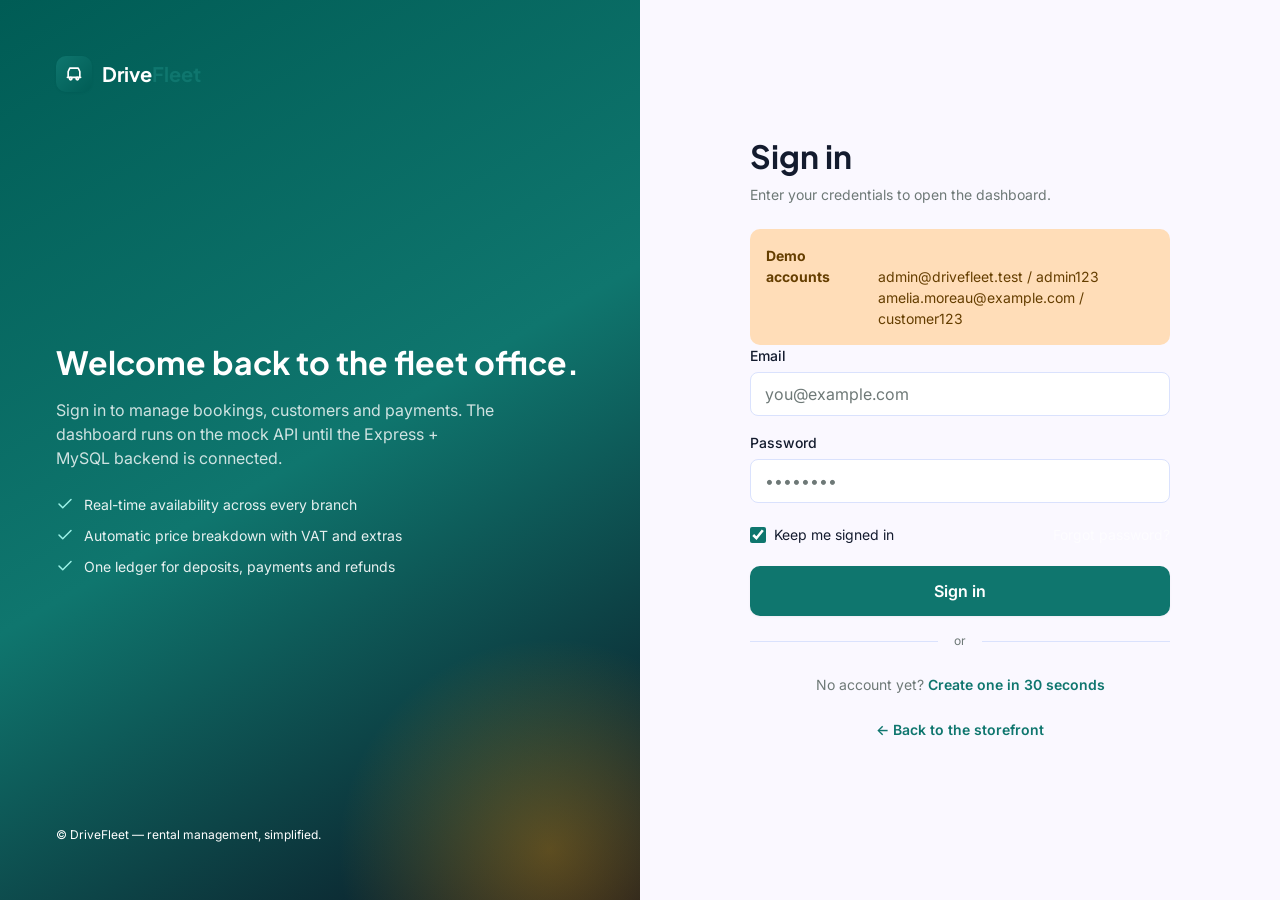
<file: public/pages/login.html>
<!DOCTYPE html>
<html lang="en">
<head>
  <meta charset="UTF-8" />
  <meta name="viewport" content="width=device-width, initial-scale=1.0" />
  <title>Sign in — DriveFleet</title>
  <meta name="description" content="Sign in to the DriveFleet rental management dashboard." />
  <link rel="preconnect" href="https://fonts.googleapis.com" />
  <link rel="preconnect" href="https://fonts.gstatic.com" crossorigin />
  <link href="https://fonts.googleapis.com/css2?family=Plus+Jakarta+Sans:wght@400;500;600;700;800&family=Inter:wght@400;500;600;700&display=swap" rel="stylesheet" />
  <link rel="icon" type="image/svg+xml" href="../assets/favicon.svg" />
  <link rel="stylesheet" href="../css/style.css" />
</head>
<body data-page="login" data-root="../">
  <div class="auth-page">
    <aside class="auth-visual">
      <a class="logo" href="../index.html">
        <span class="logo-icon" aria-hidden="true">
          <svg viewBox="0 0 24 24" fill="none" stroke="currentColor" stroke-width="2" stroke-linecap="round" stroke-linejoin="round"><path d="M4 16h16M5 16V9l2-4h10l2 4v7"/><circle cx="8" cy="17.5" r="1.5"/><circle cx="16" cy="17.5" r="1.5"/></svg>
        </span>
        <span>Drive<span class="text-primary">Fleet</span></span>
      </a>

      <div class="auth-visual-content">
        <h2>Welcome back to the fleet office.</h2>
        <p>Sign in to manage bookings, customers and payments. The dashboard runs on the mock API until the Express + MySQL backend is connected.</p>
        <ul class="auth-visual-list">
          <li><svg viewBox="0 0 24 24" fill="none" stroke="currentColor" stroke-width="2" stroke-linecap="round" stroke-linejoin="round"><path d="M20 6L9 17l-5-5"/></svg> Real-time availability across every branch</li>
          <li><svg viewBox="0 0 24 24" fill="none" stroke="currentColor" stroke-width="2" stroke-linecap="round" stroke-linejoin="round"><path d="M20 6L9 17l-5-5"/></svg> Automatic price breakdown with VAT and extras</li>
          <li><svg viewBox="0 0 24 24" fill="none" stroke="currentColor" stroke-width="2" stroke-linecap="round" stroke-linejoin="round"><path d="M20 6L9 17l-5-5"/></svg> One ledger for deposits, payments and refunds</li>
        </ul>
      </div>

      <p class="body-sm">© DriveFleet — rental management, simplified.</p>
    </aside>

    <main class="auth-form-side">
      <div class="auth-card">
        <h1>Sign in</h1>
        <p>Enter your credentials to open the dashboard.</p>

        <div class="alert alert-warning" id="demoHint"></div>

        <form class="auth-form" id="loginForm" novalidate>
          <div class="form-group">
            <label class="form-label" for="loginEmail">Email</label>
            <input class="form-input" type="email" id="loginEmail" name="email" autocomplete="email" placeholder="you@example.com" required />
          </div>

          <div class="form-group">
            <label class="form-label" for="loginPassword">Password</label>
            <input class="form-input" type="password" id="loginPassword" name="password" autocomplete="current-password" placeholder="••••••••" required />
          </div>

          <div class="auth-form">
            <div class="form-row-between">
              <label class="checkbox-item"><input type="checkbox" name="remember" checked /> Keep me signed in</label>
              <a class="footer-link" href="register.html">Forgot password?</a>
            </div>
          </div>

          <div class="form-error" id="loginError" style="display:none" role="alert"></div>

          <button class="btn btn-primary btn-lg btn-block" type="submit">Sign in</button>
        </form>

        <div class="auth-divider">or</div>

        <p class="auth-footer">No account yet? <a href="register.html">Create one in 30 seconds</a></p>
        <p class="auth-footer"><a href="../index.html">← Back to the storefront</a></p>
      </div>
    </main>
  </div>

  <div class="toast-container" id="toastContainer" aria-live="polite" aria-atomic="true"></div>
  <script src="../js/app.js"></script>
</body>
</html>
</file>
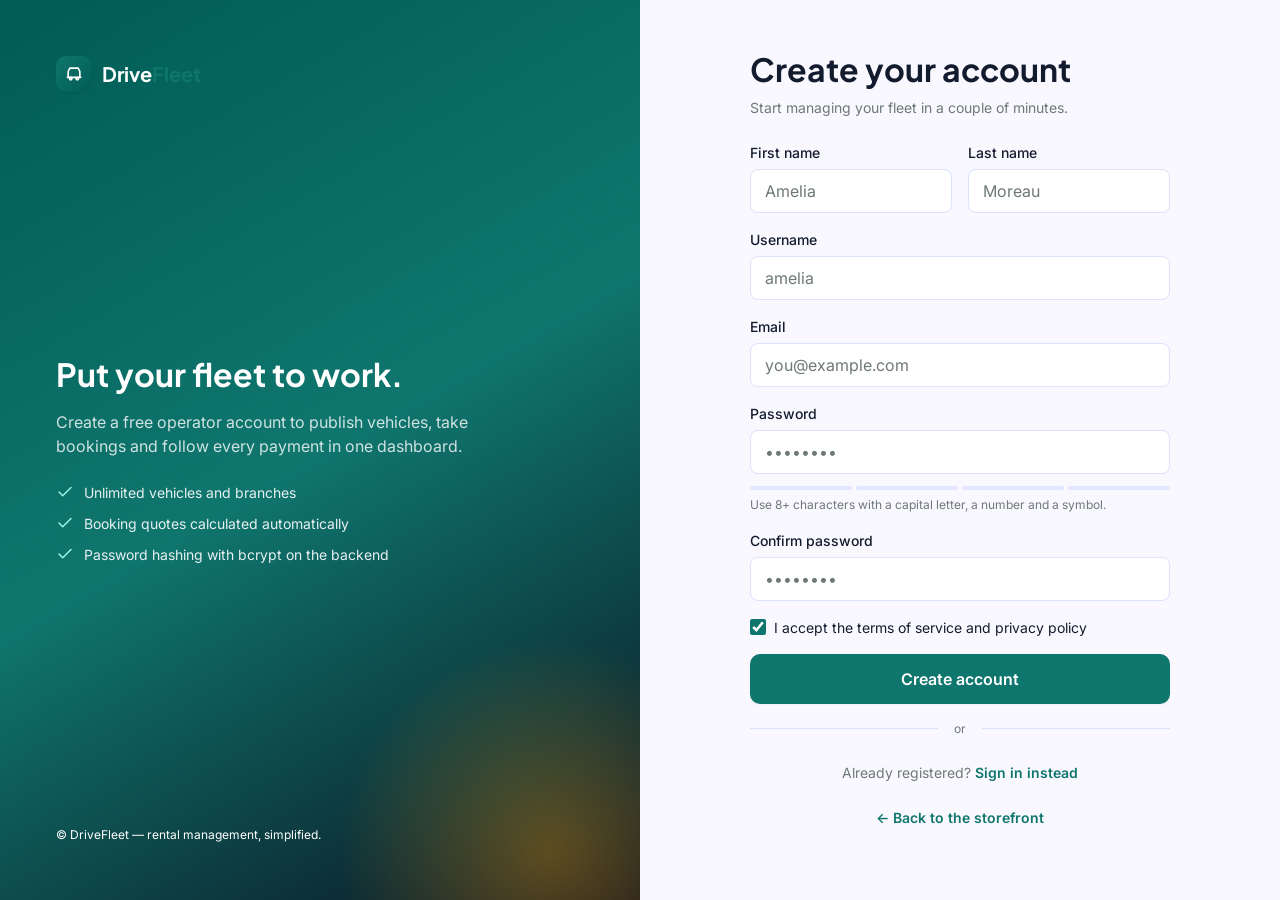
<file: public/pages/register.html>
<!DOCTYPE html>
<html lang="en">
<head>
  <meta charset="UTF-8" />
  <meta name="viewport" content="width=device-width, initial-scale=1.0" />
  <title>Create account — DriveFleet</title>
  <meta name="description" content="Create a DriveFleet account and start managing vehicles, bookings and payments." />
  <link rel="preconnect" href="https://fonts.googleapis.com" />
  <link rel="preconnect" href="https://fonts.gstatic.com" crossorigin />
  <link href="https://fonts.googleapis.com/css2?family=Plus+Jakarta+Sans:wght@400;500;600;700;800&family=Inter:wght@400;500;600;700&display=swap" rel="stylesheet" />
  <link rel="icon" type="image/svg+xml" href="../assets/favicon.svg" />
  <link rel="stylesheet" href="../css/style.css" />
</head>
<body data-page="register" data-root="../">
  <div class="auth-page">
    <aside class="auth-visual">
      <a class="logo" href="../index.html">
        <span class="logo-icon" aria-hidden="true">
          <svg viewBox="0 0 24 24" fill="none" stroke="currentColor" stroke-width="2" stroke-linecap="round" stroke-linejoin="round"><path d="M4 16h16M5 16V9l2-4h10l2 4v7"/><circle cx="8" cy="17.5" r="1.5"/><circle cx="16" cy="17.5" r="1.5"/></svg>
        </span>
        <span>Drive<span class="text-primary">Fleet</span></span>
      </a>

      <div class="auth-visual-content">
        <h2>Put your fleet to work.</h2>
        <p>Create a free operator account to publish vehicles, take bookings and follow every payment in one dashboard.</p>
        <ul class="auth-visual-list">
          <li><svg viewBox="0 0 24 24" fill="none" stroke="currentColor" stroke-width="2" stroke-linecap="round" stroke-linejoin="round"><path d="M20 6L9 17l-5-5"/></svg> Unlimited vehicles and branches</li>
          <li><svg viewBox="0 0 24 24" fill="none" stroke="currentColor" stroke-width="2" stroke-linecap="round" stroke-linejoin="round"><path d="M20 6L9 17l-5-5"/></svg> Booking quotes calculated automatically</li>
          <li><svg viewBox="0 0 24 24" fill="none" stroke="currentColor" stroke-width="2" stroke-linecap="round" stroke-linejoin="round"><path d="M20 6L9 17l-5-5"/></svg> Password hashing with bcrypt on the backend</li>
        </ul>
      </div>

      <p class="body-sm">© DriveFleet — rental management, simplified.</p>
    </aside>

    <main class="auth-form-side">
      <div class="auth-card">
        <h1>Create your account</h1>
        <p>Start managing your fleet in a couple of minutes.</p>

        <form class="auth-form" id="registerForm" novalidate>
          <div class="form-row">
            <div class="form-group">
              <label class="form-label" for="rFirstName">First name</label>
              <input class="form-input" type="text" id="rFirstName" name="first_name" autocomplete="given-name" placeholder="Amelia" />
            </div>
            <div class="form-group">
              <label class="form-label" for="rLastName">Last name</label>
              <input class="form-input" type="text" id="rLastName" name="last_name" autocomplete="family-name" placeholder="Moreau" />
            </div>
          </div>

          <div class="form-group">
            <label class="form-label" for="rUsername">Username</label>
            <input class="form-input" type="text" id="rUsername" name="username" autocomplete="username" placeholder="amelia" />
          </div>

          <div class="form-group">
            <label class="form-label" for="rEmail">Email</label>
            <input class="form-input" type="email" id="rEmail" name="email" autocomplete="email" placeholder="you@example.com" required />
          </div>

          <div class="form-group">
            <label class="form-label" for="rPassword">Password</label>
            <input class="form-input" type="password" id="rPassword" name="password" autocomplete="new-password" placeholder="••••••••" required />
            <div class="password-strength" id="passwordStrength"></div>
            <span class="form-hint" id="passwordHint">Use 8+ characters with a capital letter, a number and a symbol.</span>
          </div>

          <div class="form-group">
            <label class="form-label" for="rConfirm">Confirm password</label>
            <input class="form-input" type="password" id="rConfirm" name="confirm_password" autocomplete="new-password" placeholder="••••••••" required />
          </div>

          <label class="checkbox-item"><input type="checkbox" name="terms" checked /> I accept the terms of service and privacy policy</label>

          <div class="form-error" id="registerError" style="display:none" role="alert"></div>

          <button class="btn btn-primary btn-lg btn-block" type="submit">Create account</button>
        </form>

        <div class="auth-divider">or</div>

        <p class="auth-footer">Already registered? <a href="login.html">Sign in instead</a></p>
        <p class="auth-footer"><a href="../index.html">← Back to the storefront</a></p>
      </div>
    </main>
  </div>

  <div class="toast-container" id="toastContainer" aria-live="polite" aria-atomic="true"></div>
  <script src="../js/app.js"></script>
</body>
</html>
</file>
<file: public/css/style.css>
/* ==========================================================================
   01 — DriveFleet Velocity : Design Tokens (Google Stitch)
   Primary #0F766E | Accent #F59E0B | Plus Jakarta Sans + Inter
   ========================================================================== */

:root {
  /* Brand */
  --color-primary: #0f766e;
  --color-primary-hover: #115e59;
  --color-primary-dark: #005c55;
  --color-primary-light: #ccfbf1;
  --color-primary-fixed: #9cf2e8;
  --color-on-primary: #ffffff;
  --color-accent: #f59e0b;
  --color-accent-hover: #d97706;
  --color-accent-container: #fea619;
  --color-accent-light: #fef3c7;
  --color-on-accent: #2a1700;
  --color-tertiary: #005e3f;

  /* Surfaces — Stitch M3 surface ramp */
  --color-bg: #faf8ff;
  --color-surface: #ffffff;
  --color-surface-low: #f2f3ff;
  --color-surface-container: #eaedff;
  --color-surface-high: #e2e7ff;
  --color-surface-highest: #dae2fd;
  --color-border: #eaedff;
  --color-border-strong: #dae2fd;
  --color-outline: #6e7977;
  --color-outline-variant: #bdc9c6;

  /* Text */
  --color-text: #131b2e;
  --color-text-secondary: #3e4947;
  --color-text-muted: #6e7977;
  --color-text-inverse: #ffffff;

  /* Status — Stitch tertiary_/error_ ramp */
  --color-success: #10b981;
  --color-success-bg: #6ffbbe;
  --color-success-text: #005e3f;
  --color-warning: #f59e0b;
  --color-warning-bg: #ffddb8;
  --color-warning-text: #653e00;
  --color-error: #ba1a1a;
  --color-error-bg: #ffdad6;
  --color-error-text: #93000a;
  --color-info: #006a63;
  --color-info-bg: #a3faef;
  --color-info-text: #00504a;

  /* Typography */
  --font-headline: "Plus Jakarta Sans", system-ui, sans-serif;
  --font-body: "Inter", system-ui, sans-serif;
  --text-xs: 0.6875rem;
  --text-sm: 0.75rem;
  --text-md: 0.875rem;
  --text-base: 1rem;
  --text-lg: 1.25rem;
  --text-xl: 1.5rem;
  --text-2xl: 2rem;
  --text-3xl: 2.5rem;

  /* Spacing (8px grid) */
  --space-xs: 0.25rem;
  --space-sm: 0.5rem;
  --space-md: 1rem;
  --space-lg: 1.5rem;
  --space-xl: 2.5rem;
  --space-2xl: 3.5rem;
  --margin: 2rem;

  /* Radius */
  --radius-sm: 6px;
  --radius-md: 8px;
  --radius-lg: 10px;
  --radius-xl: 12px;
  --radius-2xl: 16px;
  --radius-full: 9999px;

  /* Elevation tiers (Stitch) */
  --shadow-1: 0 1px 3px 0 rgba(15, 23, 42, 0.04), 0 1px 2px -1px rgba(15, 23, 42, 0.03);
  --shadow-2: 0 4px 12px -2px rgba(15, 23, 42, 0.08), 0 2px 6px -2px rgba(15, 23, 42, 0.04);
  --shadow-3: 0 20px 25px -5px rgba(15, 23, 42, 0.1), 0 8px 10px -6px rgba(15, 23, 42, 0.04);

  /* Layout */
  --max-width: 1280px;
  --max-width-wide: 1440px;
  --navbar-height: 72px;
  --sidebar-width: 260px;
  --transition: 300ms ease-in-out;
  --focus-ring: 0 0 0 3px rgba(15, 118, 110, 0.15);
}

/* -------------------------------- Reset -------------------------------- */
*,
*::before,
*::after { box-sizing: border-box; margin: 0; padding: 0; }

html { scroll-behavior: smooth; -webkit-font-smoothing: antialiased; }

body {
  font-family: var(--font-body);
  font-size: var(--text-base);
  line-height: 1.5;
  color: var(--color-text);
  background: var(--color-bg);
  min-height: 100vh;
}

img { max-width: 100%; display: block; }
a { color: inherit; text-decoration: none; }
ul, ol { list-style: none; }
button, input, select, textarea { font: inherit; color: inherit; }

h1, h2, h3, h4, h5, h6 {
  font-family: var(--font-headline);
  font-weight: 700;
  line-height: 1.25;
  color: var(--color-text);
}

/* ------------------------------ Utilities ------------------------------ */
.container {
  width: 100%;
  max-width: var(--max-width);
  margin-inline: auto;
  padding-inline: var(--margin);
}
.container-wide { max-width: var(--max-width-wide); }

.sr-only {
  position: absolute; width: 1px; height: 1px; padding: 0; margin: -1px;
  overflow: hidden; clip: rect(0, 0, 0, 0); border: 0;
}

.headline-xl { font-family: var(--font-headline); font-size: var(--text-3xl); font-weight: 700; line-height: 1.2; }
.headline-lg { font-family: var(--font-headline); font-size: var(--text-2xl); font-weight: 700; line-height: 1.25; }
.headline-md { font-family: var(--font-headline); font-size: var(--text-xl); font-weight: 600; line-height: 1.3; }
.headline-sm { font-family: var(--font-headline); font-size: var(--text-lg); font-weight: 600; line-height: 1.4; }
.title-md { font-family: var(--font-headline); font-size: var(--text-base); font-weight: 600; }
.body-md { font-size: var(--text-md); }
.body-sm { font-size: var(--text-sm); }
.label-md { font-size: var(--text-sm); font-weight: 600; }
.label-xs { font-size: var(--text-xs); font-weight: 600; letter-spacing: 0.04em; text-transform: uppercase; }
.text-muted { color: var(--color-text-muted); }
.text-secondary { color: var(--color-text-secondary); }
.text-primary { color: var(--color-primary); }

/* Legacy alias kept in sync with the design tokens */
:root {
  --color-secondary: #855300;
}

/* ==========================================================================
   02 — Navbar (sticky + backdrop-blur) & Mobile burger menu
   ========================================================================== */

.navbar {
  position: sticky;
  top: 0;
  z-index: 100;
  height: var(--navbar-height);
  display: flex;
  align-items: center;
  background: rgba(255, 255, 255, 0.8);
  backdrop-filter: blur(12px);
  -webkit-backdrop-filter: blur(12px);
  border-bottom: 1px solid var(--color-border);
  transition: box-shadow var(--transition);
}

.navbar.scrolled { box-shadow: var(--shadow-2); }

.navbar-inner {
  display: flex;
  align-items: center;
  justify-content: space-between;
  width: 100%;
  max-width: var(--max-width-wide);
  margin-inline: auto;
  padding-inline: var(--margin);
  gap: var(--space-lg);
  min-width: 0;
}

.logo {
  display: flex;
  align-items: center;
  gap: 0.625rem;
  font-family: var(--font-headline);
  font-weight: 700;
  font-size: 1.25rem;
  color: var(--color-primary);
  flex-shrink: 0;
}

.logo-icon {
  width: 36px;
  height: 36px;
  background: linear-gradient(135deg, var(--color-primary), var(--color-primary-dark));
  border-radius: var(--radius-lg);
  display: grid;
  place-items: center;
  color: white;
  box-shadow: var(--shadow-1);
}

.logo-icon svg { width: 20px; height: 20px; }

.nav-links { display: flex; align-items: center; gap: 0.25rem; }

.nav-link {
  padding: 0.5rem 0.875rem;
  border-radius: var(--radius-md);
  font-size: var(--text-md);
  font-weight: 500;
  color: var(--color-text-secondary);
  transition: color var(--transition), background var(--transition);
}

.nav-link:hover,
.nav-link.active {
  color: var(--color-primary);
  background: var(--color-primary-light);
}

.nav-actions { display: flex; align-items: center; gap: 0.75rem; flex-shrink: 0; }

.nav-toggle {
  display: none;
  width: 44px;
  height: 44px;
  border: none;
  background: transparent;
  border-radius: var(--radius-md);
  cursor: pointer;
  align-items: center;
  justify-content: center;
  color: var(--color-text);
}

.nav-toggle:hover { background: var(--color-surface-low); }
.nav-toggle svg { width: 24px; height: 24px; }

.mobile-menu {
  display: none;
  position: fixed;
  inset: var(--navbar-height) 0 0 0;
  background: rgba(15, 23, 42, 0.4);
  backdrop-filter: blur(4px);
  z-index: 99;
  opacity: 0;
  pointer-events: none;
  transition: opacity var(--transition);
}

.mobile-menu.open { opacity: 1; pointer-events: auto; }

.mobile-menu-panel {
  background: var(--color-surface);
  width: min(320px, 85vw);
  height: 100%;
  margin-left: auto;
  padding: var(--space-lg);
  box-shadow: var(--shadow-3);
  transform: translateX(100%);
  transition: transform var(--transition);
  display: flex;
  flex-direction: column;
  gap: var(--space-sm);
}

.mobile-menu.open .mobile-menu-panel { transform: translateX(0); }

.mobile-menu .nav-link { display: block; padding: 0.875rem 1rem; font-size: var(--text-base); }

.mobile-menu .nav-actions {
  flex-direction: column;
  margin-top: var(--space-md);
  width: 100%;
}

.mobile-menu .nav-actions .btn { width: 100%; justify-content: center; }

/* ==========================================================================
   03 — Buttons, Badges & Chips
   ========================================================================== */

.btn {
  display: inline-flex;
  align-items: center;
  justify-content: center;
  gap: 0.5rem;
  padding: 0.625rem 1.125rem;
  border-radius: var(--radius-lg);
  font-size: var(--text-md);
  font-weight: 600;
  border: 1.5px solid transparent;
  cursor: pointer;
  white-space: nowrap;
  line-height: 1.25;
  transition: transform var(--transition), background var(--transition),
    box-shadow var(--transition), border-color var(--transition), color var(--transition);
}

.btn:focus-visible { outline: none; box-shadow: var(--focus-ring); }
.btn:active { transform: scale(0.98); }
.btn svg { width: 18px; height: 18px; flex-shrink: 0; }

.btn-primary {
  background: var(--color-primary);
  color: var(--color-on-primary);
  box-shadow: var(--shadow-1);
}

.btn-primary:hover {
  background: var(--color-primary-hover);
  transform: translateY(-1px) scale(1.02);
  box-shadow: var(--shadow-2);
}

.btn-accent {
  background: var(--color-accent);
  color: var(--color-on-accent);
  box-shadow: var(--shadow-1);
}

.btn-accent:hover {
  background: var(--color-accent-hover);
  color: white;
  transform: translateY(-1px) scale(1.02);
  box-shadow: var(--shadow-2);
}

.btn-secondary {
  background: var(--color-surface);
  border-color: var(--color-border-strong);
  color: var(--color-text);
}

.btn-secondary:hover {
  background: var(--color-surface-low);
  border-color: var(--color-outline-variant);
  transform: translateY(-1px);
}

.btn-ghost { background: transparent; color: var(--color-primary); }
.btn-ghost:hover { background: var(--color-primary-light); }

.btn-outline {
  background: transparent;
  border-color: var(--color-primary);
  color: var(--color-primary);
}

.btn-outline:hover { background: var(--color-primary); color: white; }

.btn-danger { background: var(--color-error); color: white; }
.btn-danger:hover { background: #e11d48; }

.btn-sm { padding: 0.375rem 0.75rem; font-size: var(--text-sm); border-radius: var(--radius-md); }
.btn-lg { padding: 0.875rem 1.5rem; font-size: var(--text-base); }
.btn-icon { width: 40px; height: 40px; padding: 0; border-radius: var(--radius-md); }
.btn-block { width: 100%; }

/* -------------------------------- Badges ------------------------------- */
.badge {
  display: inline-flex;
  align-items: center;
  gap: 0.25rem;
  padding: 0.25rem 0.625rem;
  border-radius: var(--radius-full);
  font-size: var(--text-sm);
  font-weight: 600;
  line-height: 1.3;
  white-space: nowrap;
}

.badge-dot::before {
  content: "";
  width: 6px;
  height: 6px;
  border-radius: 50%;
  background: currentColor;
}

.badge-available, .badge-success { background: var(--color-success-bg); color: var(--color-success-text); }
.badge-rented, .badge-reserved, .badge-warning { background: var(--color-warning-bg); color: var(--color-warning-text); }
.badge-maintenance, .badge-overdue, .badge-error { background: var(--color-error-bg); color: var(--color-error-text); }
.badge-info { background: var(--color-info-bg); color: var(--color-info-text); }
.badge-neutral { background: var(--color-surface-low); color: var(--color-text-muted); }
.badge-primary { background: var(--color-primary-light); color: var(--color-primary-dark); }

/* --------------------------------- Chips ------------------------------- */
.chip {
  display: inline-flex;
  align-items: center;
  gap: 0.375rem;
  padding: 0.5rem 0.875rem;
  border-radius: var(--radius-full);
  border: 1.5px solid var(--color-border-strong);
  background: var(--color-surface);
  font-size: var(--text-md);
  font-weight: 500;
  color: var(--color-text-secondary);
  cursor: pointer;
  transition: all var(--transition);
}

.chip:hover {
  border-color: var(--color-primary);
  color: var(--color-primary);
  background: var(--color-primary-light);
}

.chip.active {
  border-color: var(--color-primary);
  background: var(--color-primary);
  color: white;
}

/* ==========================================================================
   04 — Cards : base, vehicle, metric, feature
   ========================================================================== */

.card {
  background: var(--color-surface);
  border: 1px solid var(--color-border);
  border-radius: var(--radius-xl);
  box-shadow: var(--shadow-1);
  min-width: 0;
  transition: transform var(--transition), box-shadow var(--transition);
}

.card-hover:hover {
  transform: translateY(-4px) scale(1.01);
  box-shadow: var(--shadow-2);
}

.card-body { padding: var(--space-lg); }

.card-header {
  padding: var(--space-lg);
  border-bottom: 1px solid var(--color-border);
  display: flex;
  align-items: center;
  justify-content: space-between;
  gap: var(--space-md);
}

.card-footer {
  padding: var(--space-md) var(--space-lg);
  border-top: 1px solid var(--color-border);
  display: flex;
  align-items: center;
  justify-content: space-between;
  gap: var(--space-md);
}

/* ----------------------------- Vehicle card ---------------------------- */
.vehicle-card { overflow: hidden; display: flex; flex-direction: column; }

.vehicle-card-image {
  position: relative;
  aspect-ratio: 16 / 10;
  background: linear-gradient(145deg, #e2e8f0 0%, #f1f5f9 50%, #e0f2f1 100%);
  overflow: hidden;
}

.vehicle-card-image img {
  width: 100%;
  height: 100%;
  object-fit: cover;
  transition: transform 400ms ease;
}

/* Real photograph sits above the SVG placeholder; the placeholder stays behind
   it and is revealed automatically if the photo fails to load. */
.vehicle-card-image .vehicle-photo {
  position: absolute;
  inset: 0;
  z-index: 0;
  opacity: 0;
  transition: transform 400ms ease, opacity 400ms ease;
}

.vehicle-card-image .vehicle-photo.is-loaded { opacity: 1; }
.vehicle-card-image .vehicle-photo.is-missing { display: none; }

.vehicle-card:hover .vehicle-card-image img { transform: scale(1.05); }
.vehicle-card:hover .vehicle-photo.is-loaded { transform: scale(1.05); }

.vehicle-card-image .badge { position: absolute; top: 12px; left: 12px; z-index: 1; }
.vehicle-card-image .type-badge { position: absolute; top: 12px; right: 12px; z-index: 1; }

.vehicle-card-body {
  padding: var(--space-md) var(--space-lg);
  flex: 1;
  display: flex;
  flex-direction: column;
  gap: 0.5rem;
}

.vehicle-card-meta {
  display: flex;
  flex-wrap: wrap;
  gap: 0.75rem;
  color: var(--color-text-muted);
  font-size: var(--text-sm);
}

.vehicle-card-meta span { display: inline-flex; align-items: center; gap: 0.25rem; }
.vehicle-card-meta svg { width: 14px; height: 14px; }

.vehicle-card-footer {
  padding: var(--space-md) var(--space-lg) var(--space-lg);
  display: flex;
  align-items: center;
  justify-content: space-between;
  gap: var(--space-md);
  margin-top: auto;
}

.price { font-family: var(--font-headline); font-weight: 700; color: var(--color-primary); }
.price .amount { font-size: var(--text-xl); }
.price .period { font-size: var(--text-sm); font-weight: 500; color: var(--color-text-muted); }

/* ------------------------------ Metric card ---------------------------- */
.metric-card {
  padding: var(--space-lg);
  display: flex;
  flex-direction: column;
  gap: 0.5rem;
  position: relative;
  overflow: hidden;
}

.metric-card::before {
  content: "";
  position: absolute;
  top: 0;
  left: 0;
  right: 0;
  height: 3px;
  background: var(--metric-accent, var(--color-primary));
}

.metric-card .metric-value {
  font-family: var(--font-headline);
  font-size: var(--text-2xl);
  font-weight: 700;
  line-height: 1.1;
}

.metric-card .metric-label {
  font-size: var(--text-xs);
  font-weight: 600;
  letter-spacing: 0.04em;
  text-transform: uppercase;
  color: var(--color-text-muted);
}

.metric-card .metric-icon {
  position: absolute;
  top: var(--space-lg);
  right: var(--space-lg);
  width: 40px;
  height: 40px;
  border-radius: var(--radius-lg);
  display: grid;
  place-items: center;
  background: var(--color-primary-light);
  color: var(--color-primary);
}

.metric-card .metric-icon svg { width: 20px; height: 20px; }

.metric-card .metric-change {
  font-size: var(--text-sm);
  font-weight: 500;
  display: flex;
  align-items: center;
  gap: 0.25rem;
}

.metric-change.up { color: var(--color-success); }
.metric-change.down { color: var(--color-error); }

/* ----------------------------- Feature card ---------------------------- */
.feature-card {
  padding: var(--space-xl) var(--space-lg);
  text-align: center;
  display: flex;
  flex-direction: column;
  align-items: center;
  gap: var(--space-md);
}

.feature-icon {
  width: 56px;
  height: 56px;
  border-radius: var(--radius-xl);
  background: var(--color-primary-light);
  color: var(--color-primary);
  display: grid;
  place-items: center;
}

.feature-icon svg { width: 28px; height: 28px; }

/* ==========================================================================
   05 — Forms, inputs, sliders
   ========================================================================== */

.form-group {
  display: flex;
  flex-direction: column;
  gap: 0.375rem;
  min-width: 0;
}
.form-label { font-size: var(--text-md); font-weight: 500; color: var(--color-text); }
.form-label .required { color: var(--color-error); }

.form-input,
.form-select,
.form-textarea {
  height: 44px;
  padding: 0 0.875rem;
  border: 1.5px solid var(--color-border-strong);
  border-radius: var(--radius-md);
  background: var(--color-surface);
  color: var(--color-text);
  width: 100%;
  min-width: 0;
  max-width: 100%;
  transition: border-color var(--transition), box-shadow var(--transition);
}

/* Date/time controls carry an intrinsic min-content width (picker icon + the
   formatted value). Without min-width:0 they refuse to shrink and burst out of
   narrow grids such as the catalogue filter card. */
input[type="date"],
input[type="datetime-local"],
input[type="month"],
input[type="time"],
input[type="week"],
input[type="search"] { min-width: 0; }

input[type="date"]::-webkit-datetime-edit,
input[type="date"]::-webkit-inner-spin-button,
input[type="date"]::-webkit-clear-button { min-width: 0; }

input[type="date"]::-webkit-calendar-picker-indicator {
  cursor: pointer;
  opacity: 0.55;
  transition: opacity var(--transition);
}

input[type="date"]::-webkit-calendar-picker-indicator:hover { opacity: 1; }

.form-textarea {
  height: auto;
  min-height: 100px;
  padding: 0.75rem 0.875rem;
  resize: vertical;
}

.form-input::placeholder,
.form-textarea::placeholder { color: var(--color-text-muted); }

.form-input:hover,
.form-select:hover,
.form-textarea:hover { border-color: var(--color-outline-variant); }

.form-input:focus,
.form-select:focus,
.form-textarea:focus {
  outline: none;
  border-color: var(--color-primary);
  box-shadow: var(--focus-ring);
}

.form-input.error,
.form-select.error,
.form-textarea.error { border-color: var(--color-error); }

.form-hint { font-size: var(--text-sm); color: var(--color-text-muted); }
.form-error { font-size: var(--text-sm); color: var(--color-error); }
/* Fluid so two fields fit when there is room and stack cleanly when there is
   not — the old fixed `repeat(2, 1fr)` forced a minimum width that overflowed
   inside the 280 px catalogue filter card. */
.form-row {
  display: grid;
  grid-template-columns: repeat(auto-fit, minmax(140px, 1fr));
  gap: var(--space-md);
  min-width: 0;
}

.input-group { position: relative; }

.input-group .input-icon {
  position: absolute;
  left: 0.875rem;
  top: 50%;
  transform: translateY(-50%);
  width: 18px;
  height: 18px;
  color: var(--color-text-muted);
  pointer-events: none;
}

.input-group .form-input { padding-left: 2.5rem; }

.checkbox-group,
.radio-group { display: flex; align-items: center; gap: 0.5rem; cursor: pointer; }

.checkbox-group input,
.radio-group input {
  width: 18px;
  height: 18px;
  accent-color: var(--color-primary);
  cursor: pointer;
}

.range-slider {
  -webkit-appearance: none;
  appearance: none;
  width: 100%;
  height: 6px;
  border-radius: var(--radius-full);
  background: var(--color-surface-high);
  outline: none;
}

.range-slider::-webkit-slider-thumb {
  -webkit-appearance: none;
  width: 18px;
  height: 18px;
  border-radius: 50%;
  background: var(--color-primary);
  cursor: pointer;
  box-shadow: var(--shadow-2);
  border: 2px solid white;
}

.range-slider::-moz-range-thumb {
  width: 18px;
  height: 18px;
  border: 2px solid white;
  border-radius: 50%;
  background: var(--color-primary);
  cursor: pointer;
}

/* ==========================================================================
   06 — Data tables
   ========================================================================== */

.table-wrapper {
  overflow-x: auto;
  max-width: 100%;
  border-radius: var(--radius-xl);
  border: 1px solid var(--color-border);
  background: var(--color-surface);
  box-shadow: var(--shadow-1);
  -webkit-overflow-scrolling: touch;
}

.table { width: 100%; border-collapse: collapse; font-size: var(--text-md); }

.table th {
  text-align: left;
  padding: 0.875rem 1.25rem;
  font-size: var(--text-xs);
  font-weight: 600;
  letter-spacing: 0.04em;
  text-transform: uppercase;
  color: var(--color-text-muted);
  background: var(--color-surface-low);
  border-bottom: 1px solid var(--color-border);
  white-space: nowrap;
}

.table td {
  padding: 1rem 1.25rem;
  border-bottom: 1px solid var(--color-border);
  vertical-align: middle;
  color: var(--color-text);
}

.table tbody tr { transition: background var(--transition); }
.table tbody tr:hover { background: rgba(15, 118, 110, 0.03); }
.table tbody tr:last-child td { border-bottom: none; }

.table-actions { display: flex; align-items: center; gap: 0.375rem; }

.cell-main { display: flex; align-items: center; gap: 0.75rem; }
.cell-main .cell-title { font-weight: 600; }
.cell-main .cell-sub { font-size: var(--text-sm); color: var(--color-text-muted); }

/* ==========================================================================
   07 — Pagination & tabs
   ========================================================================== */

.pagination {
  display: flex;
  align-items: center;
  justify-content: center;
  gap: 0.375rem;
  margin-top: var(--space-xl);
}

.pagination-btn {
  min-width: 36px;
  height: 36px;
  padding: 0 0.5rem;
  border-radius: var(--radius-md);
  border: 1px solid var(--color-border-strong);
  background: var(--color-surface);
  display: grid;
  place-items: center;
  font-size: var(--text-sm);
  font-weight: 500;
  cursor: pointer;
  transition: all var(--transition);
}

.pagination-btn:hover { border-color: var(--color-primary); color: var(--color-primary); }
.pagination-btn.active { background: var(--color-primary); border-color: var(--color-primary); color: white; }
.pagination-btn:disabled { opacity: 0.4; cursor: not-allowed; }

.tabs {
  display: flex;
  gap: 0.25rem;
  border-bottom: 1px solid var(--color-border);
  margin-bottom: var(--space-lg);
  overflow-x: auto;
}

.tab {
  padding: 0.75rem 1.25rem;
  font-size: var(--text-md);
  font-weight: 500;
  color: var(--color-text-muted);
  border: none;
  border-bottom: 2px solid transparent;
  background: none;
  cursor: pointer;
  white-space: nowrap;
  transition: all var(--transition);
}

.tab:hover { color: var(--color-primary); }

.tab.active {
  color: var(--color-primary);
  border-bottom-color: var(--color-primary);
  font-weight: 600;
}

/* ==========================================================================
   08 — App shell : sidebar + topbar (dashboard pages)
   ========================================================================== */

.app-shell { display: flex; min-height: 100vh; }

.sidebar {
  width: var(--sidebar-width);
  background: var(--color-surface);
  border-right: 1px solid var(--color-border);
  display: flex;
  flex-direction: column;
  position: fixed;
  top: 0;
  left: 0;
  bottom: 0;
  z-index: 50;
  transition: transform var(--transition);
}

.sidebar-header {
  height: var(--navbar-height);
  display: flex;
  align-items: center;
  padding: 0 var(--space-lg);
  border-bottom: 1px solid var(--color-border);
}

.sidebar-nav {
  flex: 1;
  padding: var(--space-md);
  overflow-y: auto;
  display: flex;
  flex-direction: column;
  gap: 0.25rem;
}

.sidebar-section-label {
  font-size: var(--text-xs);
  font-weight: 600;
  letter-spacing: 0.06em;
  text-transform: uppercase;
  color: var(--color-text-muted);
  padding: var(--space-md) 0.75rem var(--space-sm);
}

.sidebar-link {
  display: flex;
  align-items: center;
  gap: 0.75rem;
  padding: 0.75rem;
  border-radius: var(--radius-md);
  font-size: var(--text-md);
  font-weight: 500;
  color: var(--color-text-secondary);
  transition: all var(--transition);
}

.sidebar-link svg { width: 20px; height: 20px; flex-shrink: 0; opacity: 0.7; }
.sidebar-link:hover { background: var(--color-surface-low); color: var(--color-text); }

.sidebar-link.active {
  background: var(--color-primary-light);
  color: var(--color-primary);
  font-weight: 600;
}

.sidebar-link.active svg { opacity: 1; color: var(--color-primary); }

.sidebar-footer { padding: var(--space-md); border-top: 1px solid var(--color-border); }

.main-content {
  flex: 1;
  margin-left: var(--sidebar-width);
  min-width: 0;
  display: flex;
  flex-direction: column;
}

.topbar {
  min-height: var(--navbar-height);
  background: rgba(255, 255, 255, 0.85);
  backdrop-filter: blur(12px);
  -webkit-backdrop-filter: blur(12px);
  border-bottom: 1px solid var(--color-border);
  display: flex;
  align-items: center;
  justify-content: space-between;
  gap: var(--space-md);
  padding: 0 clamp(0.75rem, 2vw, var(--space-xl));
  position: sticky;
  top: 0;
  z-index: 40;
}

.topbar-left {
  display: flex;
  align-items: center;
  gap: var(--space-md);
  flex: 1 1 auto;
  min-width: 0;
}

.topbar-right {
  display: flex;
  align-items: center;
  gap: var(--space-md);
  flex: 0 1 auto;
  min-width: 0;
}

.topbar-search {
  display: flex;
  align-items: center;
  gap: 0.5rem;
  height: 40px;
  padding: 0 0.875rem;
  border-radius: var(--radius-md);
  background: var(--color-surface-low);
  border: 1px solid var(--color-border);
  color: var(--color-text-muted);
  flex: 1 1 260px;
  min-width: 0;
  max-width: 380px;
}

.topbar-search svg { width: 18px; height: 18px; flex-shrink: 0; }

.topbar-search input {
  border: none;
  background: transparent;
  outline: none;
  width: 100%;
  min-width: 0;
}

.page-content { padding: var(--space-xl); flex: 1; }

.page-header {
  display: flex;
  align-items: flex-start;
  justify-content: space-between;
  gap: var(--space-lg);
  margin-bottom: var(--space-xl);
  flex-wrap: wrap;
}

.page-header h1 { font-size: var(--text-2xl); margin-bottom: 0.25rem; }
.page-header p { color: var(--color-text-muted); font-size: var(--text-md); }
.page-header-actions { display: flex; gap: 0.75rem; flex-wrap: wrap; }

.breadcrumb {
  display: flex;
  align-items: center;
  gap: 0.5rem;
  font-size: var(--text-sm);
  color: var(--color-text-muted);
  margin-bottom: 0.5rem;
}

.breadcrumb a:hover { color: var(--color-primary); }
.breadcrumb-sep { opacity: 0.4; }

.sidebar-toggle {
  display: none;
  width: 40px;
  height: 40px;
  border: none;
  background: var(--color-surface-low);
  border-radius: var(--radius-md);
  cursor: pointer;
  align-items: center;
  justify-content: center;
  color: var(--color-text);
}

.sidebar-toggle svg { width: 20px; height: 20px; }

.sidebar-overlay {
  display: none;
  position: fixed;
  inset: 0;
  background: rgba(15, 23, 42, 0.4);
  z-index: 45;
}

.sidebar-overlay.open { display: block; }

/* ==========================================================================
   09a — Landing : hero, search panel, sections, grids
   ========================================================================== */

.hero {
  position: relative;
  overflow: hidden;
  padding: var(--space-2xl) 0 var(--space-xl);
  background:
    radial-gradient(900px 420px at 12% -10%, rgba(15, 118, 110, 0.14), transparent 62%),
    radial-gradient(700px 380px at 92% 8%, rgba(245, 158, 11, 0.12), transparent 60%),
    linear-gradient(180deg, #ffffff 0%, var(--color-bg) 100%);
}

.hero-inner {
  display: grid;
  grid-template-columns: 1.05fr 0.95fr;
  gap: var(--space-xl);
  align-items: center;
}

.hero-eyebrow {
  display: inline-flex;
  align-items: center;
  gap: 0.5rem;
  padding: 0.375rem 0.875rem;
  border-radius: var(--radius-full);
  background: var(--color-primary-light);
  color: var(--color-primary-dark);
  font-size: var(--text-sm);
  font-weight: 600;
  margin-bottom: var(--space-md);
}

.hero-eyebrow svg { width: 15px; height: 15px; }
.hero h1 { font-size: clamp(2rem, 4.5vw, 3rem); margin-bottom: var(--space-md); }

.hero h1 .accent {
  background: linear-gradient(120deg, var(--color-primary), var(--color-accent));
  -webkit-background-clip: text;
  background-clip: text;
  -webkit-text-fill-color: transparent;
}

.hero-sub {
  font-size: var(--text-lg);
  color: var(--color-text-secondary);
  margin-bottom: var(--space-lg);
  max-width: 52ch;
}

.hero-actions { display: flex; gap: 0.75rem; flex-wrap: wrap; margin-bottom: var(--space-xl); }

.hero-stats {
  display: flex;
  gap: var(--space-xl);
  flex-wrap: wrap;
  padding-top: var(--space-lg);
  border-top: 1px solid var(--color-border-strong);
}

.hero-stat .stat-value {
  font-family: var(--font-headline);
  font-size: var(--text-2xl);
  font-weight: 700;
  color: var(--color-primary);
  line-height: 1.1;
}

.hero-stat .stat-label { font-size: var(--text-sm); color: var(--color-text-muted); }

.hero-visual { position: relative; }

.hero-visual img {
  width: 100%;
  border-radius: var(--radius-2xl);
  box-shadow: var(--shadow-3);
  object-fit: cover;
  aspect-ratio: 4 / 3;
}

.hero-float-card {
  position: absolute;
  bottom: -18px;
  left: -18px;
  background: var(--color-surface);
  border: 1px solid var(--color-border);
  border-radius: var(--radius-xl);
  box-shadow: var(--shadow-3);
  padding: var(--space-md);
  display: flex;
  align-items: center;
  gap: 0.75rem;
  animation: float 4s ease-in-out infinite;
}

@keyframes float {
  0%, 100% { transform: translateY(0); }
  50% { transform: translateY(-8px); }
}

.hero-float-card .float-icon {
  width: 44px;
  height: 44px;
  border-radius: var(--radius-lg);
  background: var(--color-accent-light);
  color: var(--color-accent-hover);
  display: grid;
  place-items: center;
}

.hero-float-card .float-icon svg { width: 22px; height: 22px; }

/* ------------------------- Search / filter panel ----------------------- */
.search-panel {
  background: var(--color-surface);
  border: 1px solid var(--color-border);
  border-radius: var(--radius-2xl);
  box-shadow: var(--shadow-3);
  padding: var(--space-lg);
  margin-top: calc(var(--space-xl) * -1);
  position: relative;
  z-index: 5;
}

.search-grid {
  display: grid;
  grid-template-columns: repeat(4, 1fr) auto;
  gap: var(--space-md);
  align-items: end;
}

/* ------------------------- Sections & grid systems --------------------- */
.section { padding: var(--space-2xl) 0; }
.section-alt { background: var(--color-surface); }

.section-header {
  text-align: center;
  max-width: 640px;
  margin: 0 auto var(--space-xl);
}

.section-header h2 { font-size: clamp(1.5rem, 3vw, 2rem); margin-bottom: 0.5rem; }
.section-header p { color: var(--color-text-muted); font-size: var(--text-md); }

.section-header-left {
  text-align: left;
  margin-inline: 0;
  max-width: none;
  display: flex;
  align-items: flex-end;
  justify-content: space-between;
  gap: var(--space-lg);
  flex-wrap: wrap;
}

.grid { display: grid; gap: var(--space-lg); }

/* Grid items default to `min-width: auto`, i.e. their min-content width — a wide
   data table inside a card would then force the whole page wider than the
   viewport. Zeroing it lets 1fr tracks shrink and the .table-wrapper scroll
   instead of the page. */
.grid > * { min-width: 0; }

.grid-2 { grid-template-columns: repeat(2, 1fr); }
.grid-3 { grid-template-columns: repeat(3, 1fr); }
.grid-4 { grid-template-columns: repeat(4, 1fr); }
.grid-auto { grid-template-columns: repeat(auto-fill, minmax(280px, 1fr)); }

.section-cta { text-align: center; margin-top: var(--space-xl); }
.step-text { margin-top: 0.5rem; }
.cta-actions { justify-content: center; margin-bottom: 0; }

.btn-on-dark {
  background: rgba(255, 255, 255, 0.15);
  color: #fff;
  border-color: rgba(255, 255, 255, 0.3);
}

.btn-on-dark:hover { background: rgba(255, 255, 255, 0.25); color: #fff; }

/* ==========================================================================
   09b — Landing : steps, CTA band, footer
   ========================================================================== */

.step-card { position: relative; padding: var(--space-lg); }

.step-number {
  width: 40px;
  height: 40px;
  border-radius: var(--radius-lg);
  background: linear-gradient(135deg, var(--color-primary), var(--color-primary-dark));
  color: white;
  display: grid;
  place-items: center;
  font-family: var(--font-headline);
  font-weight: 700;
  margin-bottom: var(--space-md);
}

/* -------------------------------- CTA ---------------------------------- */
.cta-band {
  background: linear-gradient(120deg, var(--color-primary-dark), var(--color-primary) 55%, var(--color-accent));
  border-radius: var(--radius-2xl);
  padding: var(--space-2xl);
  color: white;
  text-align: center;
  position: relative;
  overflow: hidden;
}

.cta-band h2 { color: white; font-size: clamp(1.5rem, 3vw, 2rem); margin-bottom: 0.75rem; }
.cta-band p { color: rgba(255, 255, 255, 0.85); margin-bottom: var(--space-lg); }
.cta-band .btn-secondary { background: white; border-color: white; color: var(--color-primary-dark); }
.cta-band .btn-secondary:hover { background: #f8fafc; }

/* ------------------------- Testimonial / review ------------------------ */
.review-card { padding: var(--space-lg); display: flex; flex-direction: column; gap: var(--space-md); }
.review-text { color: var(--color-text-secondary); font-size: var(--text-md); line-height: 1.6; }
.review-author { display: flex; align-items: center; gap: 0.75rem; }

.review-avatar {
  width: 42px;
  height: 42px;
  border-radius: 50%;
  background: var(--color-primary-light);
  color: var(--color-primary-dark);
  display: grid;
  place-items: center;
  font-family: var(--font-headline);
  font-weight: 700;
  flex-shrink: 0;
}

.stars { display: flex; gap: 2px; color: var(--color-accent); }
.stars svg { width: 16px; height: 16px; }

/* ------------------------------- Footer -------------------------------- */
.footer {
  background: #0b1220;
  color: rgba(255, 255, 255, 0.7);
  padding: var(--space-2xl) 0 var(--space-lg);
  margin-top: var(--space-2xl);
}

.footer-grid {
  display: grid;
  grid-template-columns: 1.6fr repeat(3, 1fr);
  gap: var(--space-xl);
  margin-bottom: var(--space-xl);
}

.footer .logo { color: white; margin-bottom: var(--space-md); }
.footer h4 { color: white; font-size: var(--text-md); margin-bottom: var(--space-md); }

.footer-link {
  display: block;
  padding: 0.3125rem 0;
  font-size: var(--text-md);
  color: rgba(255, 255, 255, 0.65);
  transition: color var(--transition), transform var(--transition);
}

.footer-link:hover { color: white; transform: translateX(3px); }

.footer-bottom {
  border-top: 1px solid rgba(255, 255, 255, 0.1);
  padding-top: var(--space-lg);
  display: flex;
  align-items: center;
  justify-content: space-between;
  gap: var(--space-md);
  flex-wrap: wrap;
  font-size: var(--text-sm);
}

.social-links { display: flex; gap: 0.5rem; }

.social-link {
  width: 36px;
  height: 36px;
  border-radius: var(--radius-md);
  background: rgba(255, 255, 255, 0.08);
  display: grid;
  place-items: center;
  color: white;
  transition: all var(--transition);
}

.social-link:hover { background: var(--color-primary); transform: translateY(-2px); }
.social-link svg { width: 17px; height: 17px; }

/* ---------------------- Filter sidebar (vehicles page) ----------------- */
.filter-sidebar { display: flex; flex-direction: column; gap: var(--space-lg); }

.filter-card { padding: var(--space-lg); display: flex; flex-direction: column; gap: var(--space-md); }

.filter-title {
  font-family: var(--font-headline);
  font-size: var(--text-base);
  font-weight: 600;
  display: flex;
  align-items: center;
  gap: 0.5rem;
}

.filter-title svg { width: 18px; height: 18px; color: var(--color-primary); }

.range-row { display: flex; align-items: center; justify-content: space-between; gap: var(--space-md); }

.range-value {
  font-family: var(--font-headline);
  font-weight: 700;
  color: var(--color-primary);
  font-size: var(--text-md);
  white-space: nowrap;
}

.results-bar {
  display: flex;
  align-items: center;
  justify-content: space-between;
  gap: var(--space-md);
  flex-wrap: wrap;
  margin-bottom: var(--space-lg);
}

.results-count { font-size: var(--text-md); color: var(--color-text-muted); }
.results-count strong { color: var(--color-text); }

.catalog-layout {
  display: grid;
  grid-template-columns: minmax(240px, 280px) minmax(0, 1fr);
  gap: var(--space-xl);
  align-items: start;
}

/* ------------------------- Summary / receipt rows ---------------------- */
.summary-list { display: flex; flex-direction: column; gap: 0.75rem; }

.summary-row {
  display: flex;
  align-items: center;
  justify-content: space-between;
  gap: var(--space-md);
  font-size: var(--text-md);
}

.summary-row .summary-label { color: var(--color-text-muted); }
.summary-row .summary-value { font-weight: 500; }

.summary-divider { height: 1px; background: var(--color-border); margin: 0.25rem 0; }

.summary-total {
  display: flex;
  align-items: center;
  justify-content: space-between;
  font-family: var(--font-headline);
  font-size: var(--text-lg);
  font-weight: 700;
  color: var(--color-primary);
}

/* ----------------------------- Stats strip ----------------------------- */
.stat-strip {
  display: grid;
  grid-template-columns: repeat(auto-fit, minmax(190px, 1fr));
  gap: var(--space-md);
  margin-bottom: var(--space-xl);
}

.stat-strip > * { min-width: 0; }

.step-indicator { display: flex; align-items: center; gap: var(--space-sm); flex-wrap: wrap; }

.step-indicator .step-pill {
  display: inline-flex;
  align-items: center;
  gap: 0.5rem;
  padding: 0.375rem 0.75rem;
  border-radius: var(--radius-full);
  background: var(--color-surface-low);
  color: var(--color-text-muted);
  font-size: var(--text-sm);
  font-weight: 600;
}

.step-indicator .step-pill.active { background: var(--color-primary); color: #fff; }
.step-indicator .step-pill.done { background: var(--color-primary-light); color: var(--color-primary-dark); }
.step-indicator .step-line { width: 24px; height: 2px; background: var(--color-border-strong); }

@media (max-width: 1024px) {
  .catalog-layout { grid-template-columns: 1fr; }
  .stat-strip { grid-template-columns: repeat(2, 1fr); }
}

@media (max-width: 768px) {
  .stat-strip { grid-template-columns: 1fr; }
}

/* ==========================================================================
   10 — Overlays : modal, toast, alerts, empty & loading states
   ========================================================================== */

/* ------------------------------- Modals -------------------------------- */

.modal-overlay {
  position: fixed;
  inset: 0;
  z-index: 200;
  display: grid;
  place-items: center;
  padding: clamp(0.75rem, 3vw, var(--space-xl));
  background: radial-gradient(120% 120% at 50% 0%, rgba(15, 23, 42, 0.38) 0%, rgba(15, 23, 42, 0.62) 100%);
  backdrop-filter: blur(10px) saturate(130%);
  -webkit-backdrop-filter: blur(10px) saturate(130%);
  opacity: 0;
  pointer-events: none;
  transition: opacity 240ms ease;
}

.modal-overlay.open { opacity: 1; pointer-events: auto; }

/* Entrance / exit animations. The classes are toggled synchronously by
   main.js, so a modal is visible in the DOM as soon as it is opened. */
.modal-overlay.open { animation: overlayIn 240ms ease both; }
.modal-overlay.open .modal { animation: modalIn 360ms cubic-bezier(0.22, 1, 0.36, 1) both; }
.modal-overlay[data-state="closing"] { animation: overlayOut 200ms ease forwards; }
.modal-overlay[data-state="closing"] .modal { animation: modalOut 200ms ease forwards; }

@keyframes overlayIn { from { opacity: 0; } to { opacity: 1; } }
@keyframes overlayOut { from { opacity: 1; } to { opacity: 0; } }
@keyframes modalIn {
  from { opacity: 0; transform: translateY(28px) scale(0.955); }
  to { opacity: 1; transform: translateY(0) scale(1); }
}
@keyframes modalOut {
  from { opacity: 1; transform: translateY(0) scale(1); }
  to { opacity: 0; transform: translateY(12px) scale(0.98); }
}

/* Kept mounted while the closing transition plays, then removed by main.js. */
.modal-overlay[data-state="closing"] { opacity: 0; }

.modal {
  position: relative;
  display: flex;
  flex-direction: column;
  width: 100%;
  max-width: 540px;
  max-height: min(92vh, 880px);
  background: var(--color-surface);
  border: 1px solid var(--color-border);
  border-radius: 24px;
  box-shadow:
    0 40px 80px -32px rgba(15, 23, 42, 0.45),
    0 16px 32px -20px rgba(15, 23, 42, 0.28);
  overflow: hidden;
  opacity: 0;
  transform: translateY(28px) scale(0.955);
  transition: transform 360ms cubic-bezier(0.22, 1, 0.36, 1), opacity 260ms ease;
}

.modal-overlay.open .modal { opacity: 1; transform: translateY(0) scale(1); }
.modal-overlay[data-state="closing"] .modal { opacity: 0; transform: translateY(16px) scale(0.97); }
.modal-lg { max-width: 860px; }

/* Identity stripe: teal -> mint -> amber */
.modal::before {
  content: "";
  position: absolute;
  inset: 0 0 auto 0;
  height: 4px;
  background: linear-gradient(90deg, var(--color-primary) 0%, var(--color-primary-fixed) 55%, var(--color-accent) 100%);
  z-index: 3;
}

.modal-header {
  position: relative;
  display: flex;
  align-items: flex-start;
  gap: var(--space-md);
  padding: calc(var(--space-lg) + 4px) var(--space-lg) var(--space-md);
  background: linear-gradient(135deg, rgba(15, 118, 110, 0.1) 0%, rgba(245, 158, 11, 0.07) 65%, transparent 100%);
  border-bottom: 1px solid var(--color-border);
}

.modal-heading { flex: 1; min-width: 0; }

.modal-eyebrow {
  display: inline-flex;
  align-items: center;
  gap: 0.375rem;
  font-size: var(--text-xs);
  font-weight: 600;
  letter-spacing: 0.08em;
  text-transform: uppercase;
  color: var(--color-primary);
  margin-bottom: 0.25rem;
}

.modal-header h3 {
  font-family: var(--font-headline);
  font-size: var(--text-xl);
  line-height: 1.2;
  overflow-wrap: anywhere;
}

.modal-subtitle { font-size: var(--text-sm); color: var(--color-text-muted); margin-top: 0.25rem; }

.modal-close {
  flex-shrink: 0;
  width: 40px;
  height: 40px;
  border: 1px solid var(--color-border);
  background: rgba(255, 255, 255, 0.8);
  border-radius: var(--radius-lg);
  display: grid;
  place-items: center;
  cursor: pointer;
  font-size: 1.25rem;
  line-height: 1;
  color: var(--color-text-muted);
  transition: transform var(--transition), background var(--transition), color var(--transition);
}

.modal-close:hover {
  background: var(--color-error-bg);
  color: var(--color-error-text);
  border-color: transparent;
  transform: rotate(90deg);
}

.modal-close:focus-visible { outline: none; box-shadow: var(--focus-ring); }
.modal-close svg { width: 18px; height: 18px; }

.modal-body {
  flex: 1;
  padding: var(--space-lg);
  overflow-y: auto;
  overscroll-behavior: contain;
  scrollbar-width: thin;
  scrollbar-color: var(--color-surface-high) transparent;
}

.modal-body::-webkit-scrollbar { width: 10px; }
.modal-body::-webkit-scrollbar-thumb {
  background: var(--color-surface-high);
  border: 3px solid var(--color-surface);
  border-radius: var(--radius-full);
}

.modal-footer {
  position: relative;
  display: flex;
  align-items: center;
  justify-content: space-between;
  gap: var(--space-md);
  flex-wrap: wrap;
  padding: var(--space-md) var(--space-lg);
  background: rgba(255, 255, 255, 0.94);
  backdrop-filter: blur(8px);
  -webkit-backdrop-filter: blur(8px);
  border-top: 1px solid var(--color-border);
}

.modal-footer-actions { display: flex; align-items: center; gap: 0.75rem; margin-left: auto; }
.modal-footer-total { display: flex; flex-direction: column; line-height: 1.2; }
.modal-footer-total .label-xs { color: var(--color-text-muted); }

.modal-footer-total .value {
  font-family: var(--font-headline);
  font-size: var(--text-lg);
  font-weight: 700;
  color: var(--color-primary);
}

/* ---------------------- Modal content composition ---------------------- */

.modal-section { display: flex; flex-direction: column; gap: 0.75rem; }
.modal-section + .modal-section { margin-top: var(--space-lg); }

.modal-section-title {
  display: flex;
  align-items: center;
  gap: 0.5rem;
  font-family: var(--font-headline);
  font-size: var(--text-base);
  font-weight: 700;
}

.modal-section-title svg { width: 18px; height: 18px; color: var(--color-primary); }

.modal-hero {
  position: relative;
  aspect-ratio: 16 / 7;
  overflow: hidden;
  background: linear-gradient(145deg, #e2e8f0, #e0f2f1);
  border-bottom: 1px solid var(--color-border);
}

.modal-hero img { width: 100%; height: 100%; object-fit: cover; }
.modal-hero .badge { position: absolute; top: 16px; left: 16px; }

/* Booking: form column + price column */
.booking-grid {
  display: grid;
  grid-template-columns: minmax(0, 1fr) minmax(250px, 320px);
  gap: var(--space-lg);
  align-items: start;
}

.booking-summary {
  display: flex;
  flex-direction: column;
  gap: 0.75rem;
  padding: var(--space-md);
  border: 1px solid var(--color-border);
  border-radius: var(--radius-2xl);
  background: linear-gradient(165deg, var(--color-surface-low) 0%, #ffffff 70%);
  box-shadow: var(--shadow-1);
}

.booking-summary .summary-total {
  padding: 0.625rem 0.875rem;
  border-radius: var(--radius-lg);
  background: var(--color-primary-light);
  color: var(--color-primary-dark);
}

.extra-grid {
  display: grid;
  grid-template-columns: repeat(auto-fit, minmax(190px, 1fr));
  gap: 0.625rem;
}

.extra-option {
  display: flex;
  align-items: center;
  gap: 0.625rem;
  padding: 0.75rem 0.875rem;
  border: 1.5px solid var(--color-border-strong);
  border-radius: var(--radius-lg);
  background: var(--color-surface);
  font-size: var(--text-md);
  cursor: pointer;
  transition: border-color var(--transition), background var(--transition), transform var(--transition), box-shadow var(--transition);
}

.extra-option:hover { border-color: var(--color-primary); transform: translateY(-1px); box-shadow: var(--shadow-1); }
.extra-option input { width: 18px; height: 18px; accent-color: var(--color-primary); flex-shrink: 0; }

.extra-option.is-selected {
  border-color: var(--color-primary);
  background: var(--color-primary-light);
  box-shadow: var(--focus-ring);
}

.extra-option .extra-price {
  margin-left: auto;
  font-family: var(--font-headline);
  font-weight: 600;
  color: var(--color-primary);
  white-space: nowrap;
}

/* Staggered entrance for modal content */
.modal-anim { animation: modalItemIn 420ms cubic-bezier(0.22, 1, 0.36, 1) both; }
.modal-anim-d1 { animation-delay: 60ms; }
.modal-anim-d2 { animation-delay: 120ms; }
.modal-anim-d3 { animation-delay: 180ms; }

@keyframes modalItemIn {
  from { opacity: 0; transform: translateY(10px); }
  to { opacity: 1; transform: translateY(0); }
}

@media (prefers-reduced-motion: reduce) {
  .modal, .modal-overlay, .modal-anim { transition: none !important; animation: none !important; }
}

/* Mobile: bottom sheet with a grab handle */
.modal-grabber { display: none; }

@media (max-width: 860px) {
  .booking-grid { grid-template-columns: minmax(0, 1fr); }
}

@media (max-width: 768px) {
  .modal-overlay { place-items: end center; padding: 0; }
  .modal { max-width: 100%; max-height: 94vh; border-radius: 24px 24px 0 0; }

  .modal-grabber {
    display: block;
    width: 44px;
    height: 4px;
    margin: 10px auto 0;
    border-radius: var(--radius-full);
    background: var(--color-outline-variant);
    flex-shrink: 0;
  }

  .modal-header { padding-top: var(--space-md); }
}

/* -------------------------------- Toasts ------------------------------- */
.toast-container {
  position: fixed;
  top: calc(var(--navbar-height) + 16px);
  right: 16px;
  z-index: 300;
  display: flex;
  flex-direction: column;
  gap: 0.75rem;
  max-width: 380px;
  width: calc(100% - 32px);
}

.toast {
  background: var(--color-surface);
  border: 1px solid var(--color-border);
  border-radius: var(--radius-xl);
  box-shadow: var(--shadow-3);
  padding: var(--space-md);
  display: flex;
  align-items: flex-start;
  gap: 0.75rem;
  animation: slideIn 300ms ease;
}

@keyframes slideIn {
  from { transform: translateX(100%); opacity: 0; }
  to { transform: translateX(0); opacity: 1; }
}

.toast.hide { animation: slideOut 250ms ease forwards; }

@keyframes slideOut {
  to { transform: translateX(110%); opacity: 0; }
}

.toast-icon {
  width: 36px;
  height: 36px;
  border-radius: var(--radius-md);
  display: grid;
  place-items: center;
  flex-shrink: 0;
}

.toast-icon svg { width: 20px; height: 20px; }
.toast-success .toast-icon { background: var(--color-success-bg); color: var(--color-success-text); }
.toast-error .toast-icon { background: var(--color-error-bg); color: var(--color-error-text); }
.toast-info .toast-icon { background: var(--color-info-bg); color: var(--color-info-text); }
.toast-warning .toast-icon { background: var(--color-warning-bg); color: var(--color-warning-text); }

.toast-content { flex: 1; min-width: 0; }
.toast-title { font-weight: 600; font-size: var(--text-md); margin-bottom: 0.125rem; }
.toast-message { font-size: var(--text-sm); color: var(--color-text-muted); }

.toast-close {
  border: none;
  background: transparent;
  color: var(--color-text-muted);
  cursor: pointer;
  padding: 0.125rem;
  line-height: 0;
}

.toast-close svg { width: 16px; height: 16px; }

/* -------------------------------- Alerts ------------------------------- */
.alert {
  padding: var(--space-md);
  border-radius: var(--radius-lg);
  display: flex;
  align-items: flex-start;
  gap: 0.75rem;
  font-size: var(--text-md);
}

.alert svg { width: 20px; height: 20px; flex-shrink: 0; }
.alert-success { background: var(--color-success-bg); color: var(--color-success-text); }
.alert-error { background: var(--color-error-bg); color: var(--color-error-text); }
.alert-warning { background: var(--color-warning-bg); color: var(--color-warning-text); }
.alert-info { background: var(--color-info-bg); color: var(--color-info-text); }

/* --------------------------- Empty / loading --------------------------- */
.empty-state {
  text-align: center;
  padding: var(--space-2xl) var(--space-lg);
  color: var(--color-text-muted);
}

.empty-state svg { width: 64px; height: 64px; margin: 0 auto var(--space-md); opacity: 0.4; }
.empty-state h3 { margin-bottom: 0.5rem; color: var(--color-text); }
.empty-state p { margin-bottom: var(--space-md); }

.spinner {
  width: 32px;
  height: 32px;
  border: 3px solid var(--color-surface-high);
  border-top-color: var(--color-primary);
  border-radius: 50%;
  animation: spin 0.8s linear infinite;
}

@keyframes spin { to { transform: rotate(360deg); } }

.loading-center { display: flex; justify-content: center; padding: var(--space-2xl); }

.skeleton {
  background: linear-gradient(90deg, var(--color-surface-low) 25%, var(--color-surface-high) 50%, var(--color-surface-low) 75%);
  background-size: 200% 100%;
  animation: shimmer 1.4s infinite;
  border-radius: var(--radius-md);
}

@keyframes shimmer {
  0% { background-position: 200% 0; }
  100% { background-position: -200% 0; }
}

/* ==========================================================================
   11 — Authentication pages (split layout)
   ========================================================================== */

.auth-page { display: grid; grid-template-columns: 1fr 1fr; min-height: 100vh; }

.auth-visual {
  position: relative;
  background: linear-gradient(150deg, var(--color-primary-dark), var(--color-primary) 50%, #0b1220);
  padding: var(--space-2xl);
  display: flex;
  flex-direction: column;
  justify-content: space-between;
  color: white;
  overflow: hidden;
}

.auth-visual::after {
  content: "";
  position: absolute;
  width: 460px;
  height: 460px;
  border-radius: 50%;
  background: radial-gradient(circle, rgba(245, 158, 11, 0.35), transparent 65%);
  bottom: -180px;
  right: -140px;
}

.auth-visual .logo { color: white; position: relative; z-index: 1; }
.auth-visual-content { position: relative; z-index: 1; }
.auth-visual-content h2 { color: white; font-size: var(--text-2xl); margin-bottom: var(--space-md); }
.auth-visual-content p { color: rgba(255, 255, 255, 0.8); max-width: 44ch; }

.auth-visual-list { display: flex; flex-direction: column; gap: 0.625rem; margin-top: var(--space-lg); }

.auth-visual-list li {
  display: flex;
  align-items: center;
  gap: 0.625rem;
  font-size: var(--text-md);
  color: rgba(255, 255, 255, 0.9);
}

.auth-visual-list svg { width: 18px; height: 18px; color: var(--color-primary-fixed); flex-shrink: 0; }

.auth-form-side {
  display: flex;
  align-items: center;
  justify-content: center;
  padding: var(--space-xl) var(--space-lg);
  background: var(--color-bg);
}

.auth-card { width: 100%; max-width: 420px; }

.auth-card h1 { font-size: var(--text-2xl); margin-bottom: 0.5rem; }
.auth-card > p { color: var(--color-text-muted); margin-bottom: var(--space-lg); font-size: var(--text-md); }

.auth-form { display: flex; flex-direction: column; gap: var(--space-md); }

.auth-form .form-row-between {
  display: flex;
  align-items: center;
  justify-content: space-between;
  gap: var(--space-md);
  flex-wrap: wrap;
  font-size: var(--text-md);
}

.auth-divider {
  display: flex;
  align-items: center;
  gap: var(--space-md);
  color: var(--color-text-muted);
  font-size: var(--text-sm);
  margin: var(--space-md) 0;
}

.auth-divider::before,
.auth-divider::after {
  content: "";
  flex: 1;
  height: 1px;
  background: var(--color-border-strong);
}

.auth-footer { text-align: center; margin-top: var(--space-lg); font-size: var(--text-md); color: var(--color-text-muted); }
.auth-footer a { color: var(--color-primary); font-weight: 600; }
.auth-footer a:hover { text-decoration: underline; }

.password-strength { display: flex; gap: 4px; margin-top: 6px; }

.password-strength span {
  height: 4px;
  flex: 1;
  border-radius: var(--radius-full);
  background: var(--color-surface-high);
  transition: background var(--transition);
}

.password-strength.s1 span:nth-child(1) { background: var(--color-error); }
.password-strength.s2 span:nth-child(-n+2) { background: var(--color-warning); }
.password-strength.s3 span:nth-child(-n+3) { background: var(--color-info); }
.password-strength.s4 span { background: var(--color-success); }

/* ==========================================================================
   12 — Responsive behaviour
   Desktop-first: 1200 / 1024 / 900 / 768 / 560 / 400
   ========================================================================== */

@media (max-width: 1200px) {
  :root { --margin: 1.5rem; }
  .grid-4 { grid-template-columns: repeat(3, 1fr); }
  .footer-grid { grid-template-columns: 1.4fr repeat(3, 1fr); gap: var(--space-lg); }
  .search-grid { grid-template-columns: repeat(2, 1fr); }
  .search-grid .search-submit { grid-column: 1 / -1; }
  .catalog-layout { grid-template-columns: minmax(220px, 260px) minmax(0, 1fr); gap: var(--space-lg); }
}

@media (max-width: 1024px) {
  .nav-links { display: none; }
  .nav-actions { display: none; }
  .nav-toggle { display: inline-flex; }
  .mobile-menu { display: block; }

  .hero-inner { grid-template-columns: 1fr; gap: var(--space-xl); }
  .hero-visual { order: -1; }
  .hero-float-card { left: auto; right: 12px; bottom: 12px; }

  .grid-4 { grid-template-columns: repeat(2, 1fr); }
  .grid-3 { grid-template-columns: repeat(2, 1fr); }

  .sidebar { transform: translateX(-100%); box-shadow: var(--shadow-3); }
  .sidebar.open { transform: translateX(0); }
  .main-content { margin-left: 0; }
  .sidebar-toggle { display: inline-flex; }

  .auth-page { grid-template-columns: 1fr; }
  .auth-visual { display: none; }

  /* Catalogue: the filter rail stacks above the results and the date fields get
     room to breathe instead of overflowing their card. */
  .catalog-layout { grid-template-columns: minmax(0, 1fr); }
  .filter-card .form-row { grid-template-columns: repeat(auto-fit, minmax(150px, 1fr)); }
  .page-content { padding: var(--space-lg) var(--margin); }
}

@media (max-width: 900px) {
  /* Topbar: allow every element to shrink, and drop the secondary link so the
     search field never pushes the bar wider than the viewport. */
  .topbar { gap: var(--space-sm); }
  .topbar-right .btn { display: none; }
  .topbar-search { flex: 1 1 auto; max-width: none; }
  .stat-strip { grid-template-columns: repeat(auto-fit, minmax(160px, 1fr)); }
}

@media (max-width: 768px) {
  :root {
    --margin: 1.25rem;
    --text-3xl: 2rem;
    --text-2xl: 1.625rem;
    --text-xl: 1.25rem;
    --navbar-height: 64px;
    --sidebar-width: 240px;
  }

  .grid-3, .grid-4 { grid-template-columns: repeat(2, 1fr); }
  .grid-2 { grid-template-columns: 1fr; }

  .search-panel { margin-top: var(--space-lg); }
  .search-grid { grid-template-columns: 1fr; }

  .form-row { grid-template-columns: 1fr; }
  .page-content { padding: var(--space-lg) var(--margin); }
  .topbar { padding: 0 var(--margin); }
  .topbar-search { min-width: 0; width: 100%; max-width: 200px; }
  .topbar-search input { min-width: 0; }

  .page-header { flex-direction: column; align-items: stretch; }
  .page-header-actions { width: 100%; }
  .page-header-actions .btn { flex: 1; }

  .hero-stats { gap: var(--space-lg); }
  .cta-band { padding: var(--space-xl) var(--space-lg); }

  .footer-grid { grid-template-columns: repeat(2, 1fr); }
  .footer-bottom { justify-content: center; text-align: center; }

  .modal { max-width: 100%; }
  .modal-overlay { align-items: flex-end; padding: 0; }
  .modal { border-radius: var(--radius-2xl) var(--radius-2xl) 0 0; max-height: 92vh; }

  .toast-container { top: auto; bottom: 16px; left: 16px; right: 16px; width: auto; }

  .table th, .table td { padding: 0.75rem 0.875rem; }
  .table-actions { flex-direction: column; align-items: flex-start; }
}

@media (max-width: 560px) {
  .grid-3, .grid-4 { grid-template-columns: 1fr; }
  .grid-auto { grid-template-columns: 1fr; }
  .vehicle-card-footer { flex-direction: column; align-items: stretch; gap: 0.75rem; }
  .vehicle-card-footer .btn { width: 100%; }
  .hero-actions .btn { flex: 1; justify-content: center; }
  .footer-grid { grid-template-columns: 1fr; gap: var(--space-lg); }
  .mobile-menu-panel { width: 100%; max-width: none; }
  .modal-footer { flex-direction: column-reverse; }
  .modal-footer .btn { width: 100%; }
  .modal-footer-total { width: 100%; flex-direction: row; align-items: baseline; justify-content: space-between; }

  /* Topbar: keep the burger + search, drop the decorative cluster. */
  .topbar-right { display: none; }
  .topbar-search { max-width: none; }
  .page-content { padding: var(--space-md) var(--margin); }
  .stat-strip { grid-template-columns: 1fr; }
  .filter-card { padding: var(--space-md); }
  .filter-card .form-row { grid-template-columns: 1fr; }
}

@media (max-width: 400px) {
  .hero-stats { flex-direction: column; gap: var(--space-md); }
  .topbar-search { display: none; }
  .logo span { display: none; }
}

/* --------------------------- Print adjustments ------------------------- */
@media print {
  .navbar, .sidebar, .topbar, .footer, .toast-container, .btn { display: none !important; }
  .main-content { margin-left: 0; }
  body { background: white; }
  .card, .table-wrapper { box-shadow: none; border-color: #cbd5e1; }
}

/* ==========================================================================
   13 — Animations, reveals & reduced motion
   ========================================================================== */

.reveal {
  opacity: 0;
  transform: translateY(24px);
  transition: opacity 600ms ease-out, transform 600ms ease-out;
}

.reveal.visible { opacity: 1; transform: translateY(0); }
.reveal-d1 { transition-delay: 80ms; }
.reveal-d2 { transition-delay: 160ms; }
.reveal-d3 { transition-delay: 240ms; }
.reveal-d4 { transition-delay: 320ms; }

.fade-in { animation: fadeIn 300ms ease; }

@keyframes fadeIn {
  from { opacity: 0; }
  to { opacity: 1; }
}

.pop-in { animation: popIn 250ms cubic-bezier(0.34, 1.56, 0.64, 1); }

@keyframes popIn {
  from { opacity: 0; transform: scale(0.94); }
  to { opacity: 1; transform: scale(1); }
}

.pulse-dot {
  width: 8px;
  height: 8px;
  border-radius: 50%;
  background: var(--color-success);
  position: relative;
}

.pulse-dot::after {
  content: "";
  position: absolute;
  inset: -4px;
  border-radius: 50%;
  border: 2px solid var(--color-success);
  animation: pulseRing 1.8s ease-out infinite;
}

@keyframes pulseRing {
  0% { transform: scale(0.7); opacity: 1; }
  100% { transform: scale(1.6); opacity: 0; }
}

.count-up { font-variant-numeric: tabular-nums; }

@media (prefers-reduced-motion: reduce) {
  *, *::before, *::after {
    animation-duration: 0.01ms !important;
    animation-iteration-count: 1 !important;
    transition-duration: 0.01ms !important;
    scroll-behavior: auto !important;
  }
  .reveal { opacity: 1; transform: none; }
  .hero-float-card { animation: none; }
}

/* ==========================================================================
   13 — Utilities added by the application layer (components.js / main.js)
   ========================================================================== */

/* --------------------------- Navbar behaviour -------------------------- */
.navbar-scrolled {
  background: rgba(255, 255, 255, 0.9);
  backdrop-filter: blur(14px);
  -webkit-backdrop-filter: blur(14px);
  box-shadow: var(--shadow-1);
}

/* ------------------------------ Mobile menu ---------------------------- */
.mobile-menu {
  position: fixed;
  inset: 0;
  z-index: 190;
  opacity: 0;
  pointer-events: none;
  transition: opacity var(--transition);
}

.mobile-menu.open {
  opacity: 1;
  pointer-events: auto;
}

.mobile-menu-backdrop {
  position: absolute;
  inset: 0;
  border: none;
  padding: 0;
  background: rgba(15, 23, 42, 0.45);
  backdrop-filter: blur(3px);
  -webkit-backdrop-filter: blur(3px);
  cursor: pointer;
}

.mobile-menu-inner {
  position: absolute;
  top: 0;
  right: 0;
  height: 100%;
  width: min(320px, 88vw);
  display: flex;
  flex-direction: column;
  gap: var(--space-lg);
  padding: var(--space-lg);
  text-align: left;
  overflow-y: auto;
  transform: translateX(12px);
  transition: transform var(--transition);
}

.mobile-menu.open .mobile-menu-inner { transform: translateX(0); }
.mobile-menu-inner .nav-links { display: flex; flex-direction: column; align-items: stretch; }
.mobile-menu-inner .nav-actions { display: flex; flex-direction: column; gap: 0.5rem; }

/* -------------------------------- Footer ------------------------------- */
.footer-title {
  font-family: var(--font-headline);
  font-weight: 700;
  font-size: var(--text-base);
  margin-bottom: var(--space-sm);
}

.footer-links {
  list-style: none;
  display: flex;
  flex-direction: column;
  gap: 0.5rem;
}

.footer-about { margin: var(--space-md) 0; max-width: 34ch; }

/* ------------------------------- Avatars ------------------------------- */
.avatar {
  width: 36px;
  height: 36px;
  border-radius: var(--radius-full);
  display: inline-grid;
  place-items: center;
  background: var(--color-primary);
  color: white;
  font-family: var(--font-headline);
  font-size: var(--text-sm);
  font-weight: 700;
  flex-shrink: 0;
}

/* --------------------------- Vehicle visuals --------------------------- */
.vehicle-thumb {
  width: 100%;
  height: 100%;
  display: flex;
  flex-direction: column;
  align-items: center;
  justify-content: center;
  gap: 0.5rem;
  color: var(--color-primary-dark);
  background: linear-gradient(145deg, #e2e8f0 0%, #f8fafc 45%, #e0f2f1 100%);
  transition: transform 400ms ease;
}

.vehicle-card:hover .vehicle-thumb { transform: scale(1.05); }
.vehicle-thumb svg { width: 64px; height: 64px; opacity: 0.75; }

.vehicle-thumb-label {
  font-family: var(--font-headline);
  font-size: var(--text-sm);
  font-weight: 600;
  letter-spacing: 0.04em;
  text-transform: uppercase;
  opacity: 0.6;
}

/* ------------------------------ Chip list ------------------------------ */
.chip-list {
  list-style: none;
  display: flex;
  flex-wrap: wrap;
  gap: 0.5rem;
  margin-top: var(--space-sm);
}

/* ------------------------- Stacked button list ------------------------- */
.stack-list { display: flex; flex-direction: column; gap: 0.5rem; margin-top: var(--space-sm); }

/* ----------------------------- Checkboxes ------------------------------ */
.checkbox-item {
  display: flex;
  align-items: center;
  gap: 0.5rem;
  font-size: var(--text-md);
  color: var(--color-text);
  cursor: pointer;
}

.checkbox-item input { accent-color: var(--color-primary); width: 16px; height: 16px; }

/* ------------------------------ Skeletons ------------------------------ */
.skeleton-card { height: 300px; border-radius: var(--radius-2xl); }

/* --------------------------- Filter actions ---------------------------- */
.filter-actions { display: flex; flex-direction: column; gap: 0.5rem; }

/* --------------------------- Misc helpers ------------------------------ */
.text-center { text-align: center; }
.mt-lg { margin-top: var(--space-lg); }
.w-100 { width: 100%; }
</file>
